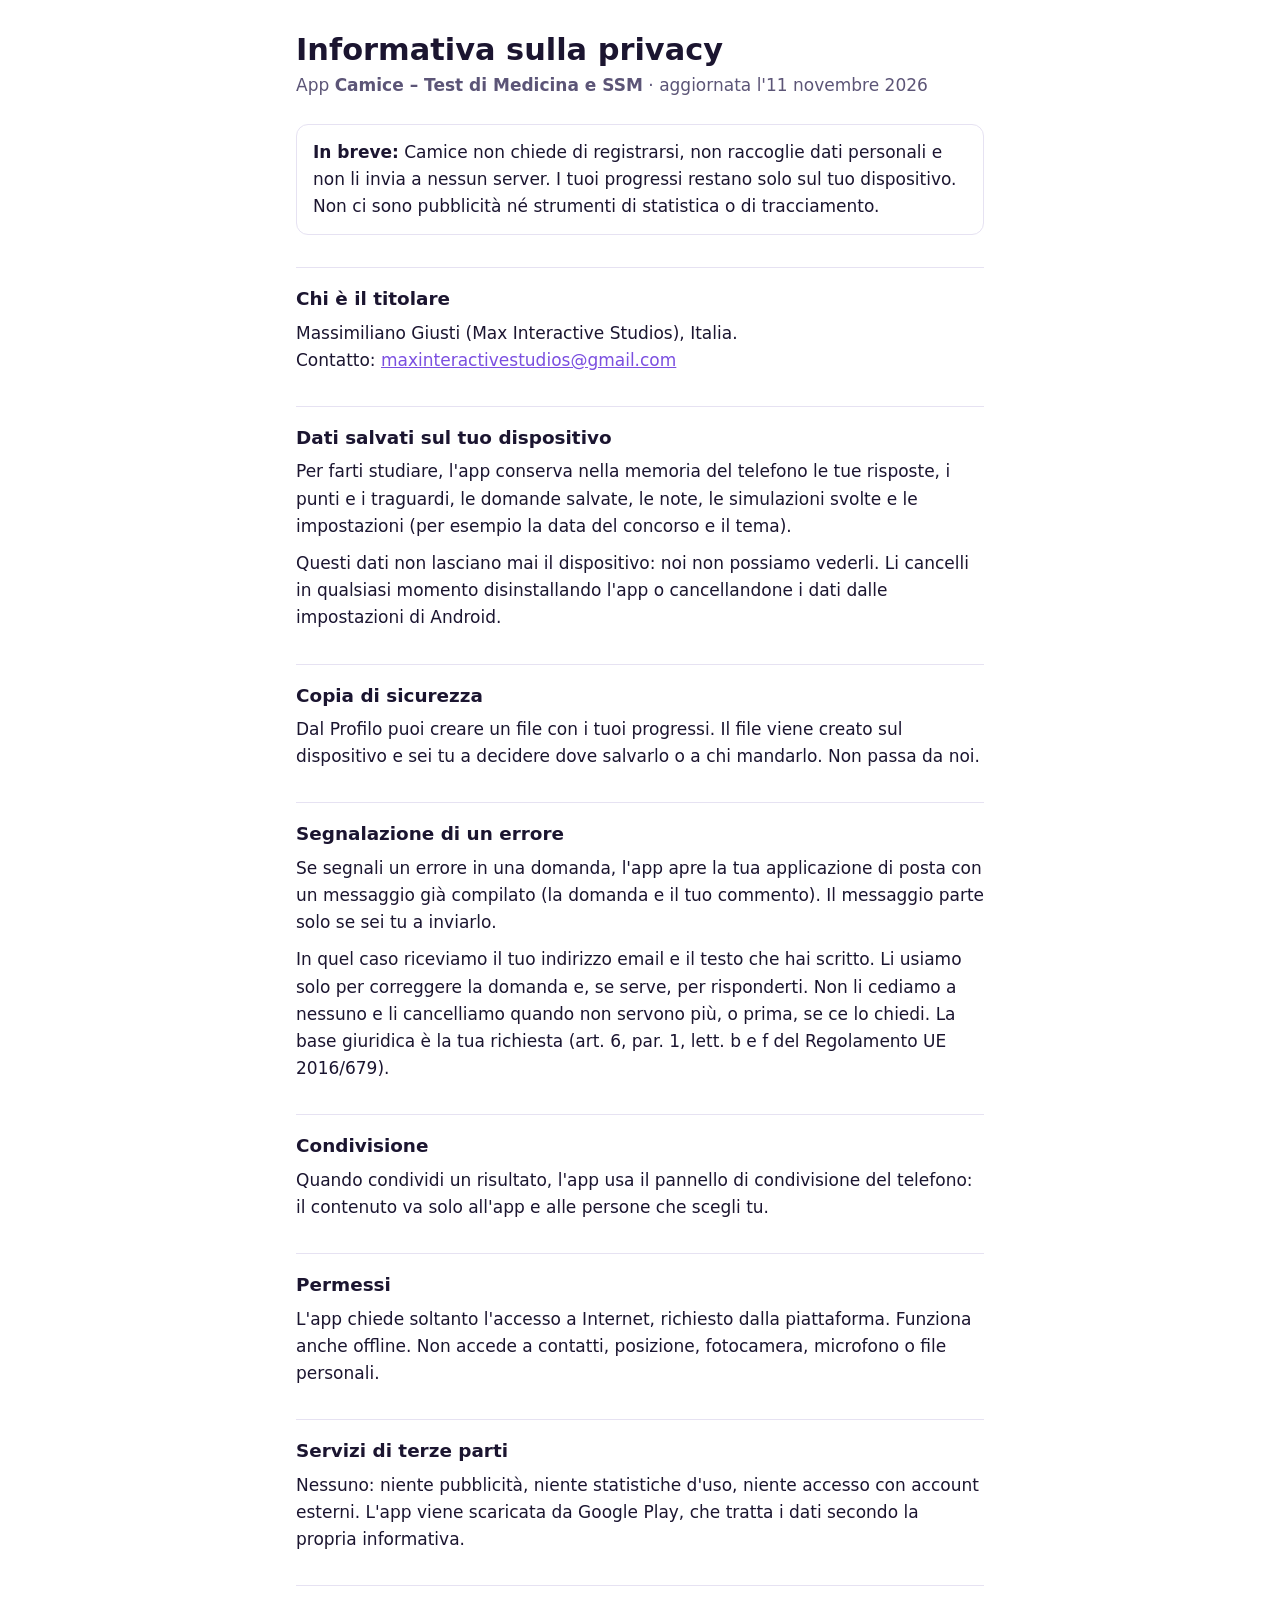
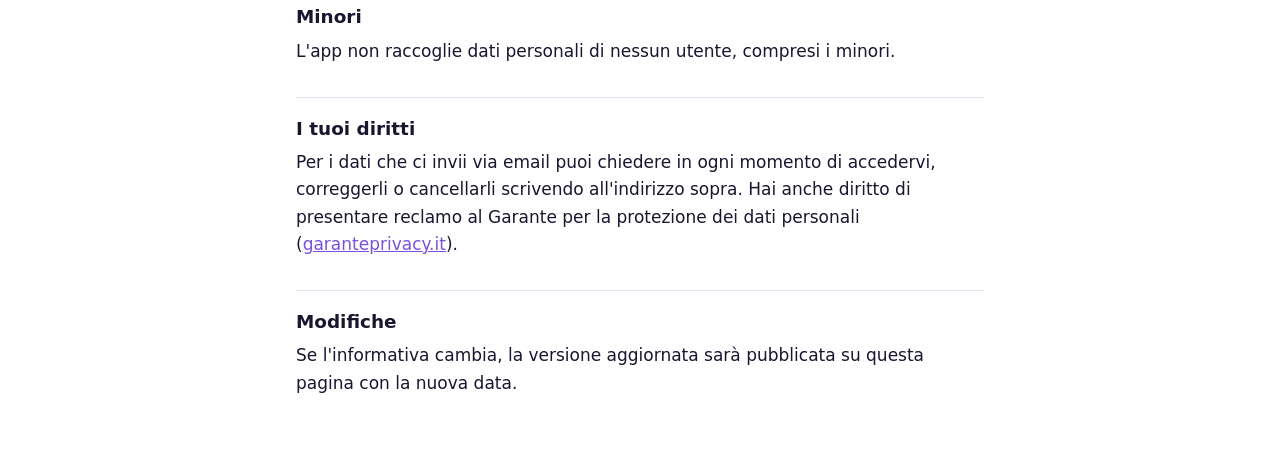
<file: privacy.html>
<!doctype html>
<html lang="it">
<head>
<meta charset="utf-8">
<meta name="viewport" content="width=device-width, initial-scale=1">
<title>Camice – Informativa sulla privacy</title>
<style>
  :root { --bg: #ffffff; --fg: #1b1530; --muted: #5c5577; --acc: #7b4fe0; --line: #e6e2f2 }
  @media (prefers-color-scheme: dark) { :root { --bg: #0b0820; --fg: #f2effc; --muted: #b9b2d6; --acc: #b49bff; --line: #2a2348 } }
  * { box-sizing: border-box }
  body { margin: 0; background: var(--bg); color: var(--fg); font: 17px/1.6 system-ui, -apple-system, "Segoe UI", Roboto, sans-serif }
  main { max-width: 720px; margin: 0 auto; padding: 32px 16px 64px }
  h1 { font-size: 1.9rem; line-height: 1.2; margin: 0 0 4px }
  h2 { font-size: 1.15rem; margin: 32px 0 6px; padding-top: 16px; border-top: 1px solid var(--line) }
  p, li { margin: 0 0 10px }
  .sub { color: var(--muted); margin-bottom: 24px }
  .box { border: 1px solid var(--line); border-radius: 12px; padding: 14px 16px; margin: 20px 0 }
  a { color: var(--acc) }
</style>
</head>
<body>
<main>
  <h1>Informativa sulla privacy</h1>
  <p class="sub">App <strong>Camice – Test di Medicina e SSM</strong> · aggiornata l'11 novembre 2026</p>

  <div class="box">
    <strong>In breve:</strong> Camice non chiede di registrarsi, non raccoglie dati personali e non li invia a nessun server. I tuoi progressi restano solo sul tuo dispositivo. Non ci sono pubblicità né strumenti di statistica o di tracciamento.
  </div>

  <h2>Chi è il titolare</h2>
  <p>Massimiliano Giusti (Max Interactive Studios), Italia.<br>
  Contatto: <a href="mailto:maxinteractivestudios@gmail.com">maxinteractivestudios@gmail.com</a></p>

  <h2>Dati salvati sul tuo dispositivo</h2>
  <p>Per farti studiare, l'app conserva nella memoria del telefono le tue risposte, i punti e i traguardi, le domande salvate, le note, le simulazioni svolte e le impostazioni (per esempio la data del concorso e il tema).</p>
  <p>Questi dati non lasciano mai il dispositivo: noi non possiamo vederli. Li cancelli in qualsiasi momento disinstallando l'app o cancellandone i dati dalle impostazioni di Android.</p>

  <h2>Copia di sicurezza</h2>
  <p>Dal Profilo puoi creare un file con i tuoi progressi. Il file viene creato sul dispositivo e sei tu a decidere dove salvarlo o a chi mandarlo. Non passa da noi.</p>

  <h2>Segnalazione di un errore</h2>
  <p>Se segnali un errore in una domanda, l'app apre la tua applicazione di posta con un messaggio già compilato (la domanda e il tuo commento). Il messaggio parte solo se sei tu a inviarlo.</p>
  <p>In quel caso riceviamo il tuo indirizzo email e il testo che hai scritto. Li usiamo solo per correggere la domanda e, se serve, per risponderti. Non li cediamo a nessuno e li cancelliamo quando non servono più, o prima, se ce lo chiedi. La base giuridica è la tua richiesta (art. 6, par. 1, lett. b e f del Regolamento UE 2016/679).</p>

  <h2>Condivisione</h2>
  <p>Quando condividi un risultato, l'app usa il pannello di condivisione del telefono: il contenuto va solo all'app e alle persone che scegli tu.</p>

  <h2>Permessi</h2>
  <p>L'app chiede soltanto l'accesso a Internet, richiesto dalla piattaforma. Funziona anche offline. Non accede a contatti, posizione, fotocamera, microfono o file personali.</p>

  <h2>Servizi di terze parti</h2>
  <p>Nessuno: niente pubblicità, niente statistiche d'uso, niente accesso con account esterni. L'app viene scaricata da Google Play, che tratta i dati secondo la propria informativa.</p>

  <h2>Minori</h2>
  <p>L'app non raccoglie dati personali di nessun utente, compresi i minori.</p>

  <h2>I tuoi diritti</h2>
  <p>Per i dati che ci invii via email puoi chiedere in ogni momento di accedervi, correggerli o cancellarli scrivendo all'indirizzo sopra. Hai anche diritto di presentare reclamo al Garante per la protezione dei dati personali (<a href="https://www.garanteprivacy.it">garanteprivacy.it</a>).</p>

  <h2>Modifiche</h2>
  <p>Se l'informativa cambia, la versione aggiornata sarà pubblicata su questa pagina con la nuova data.</p>
</main>
</body>
</html>
</file>
